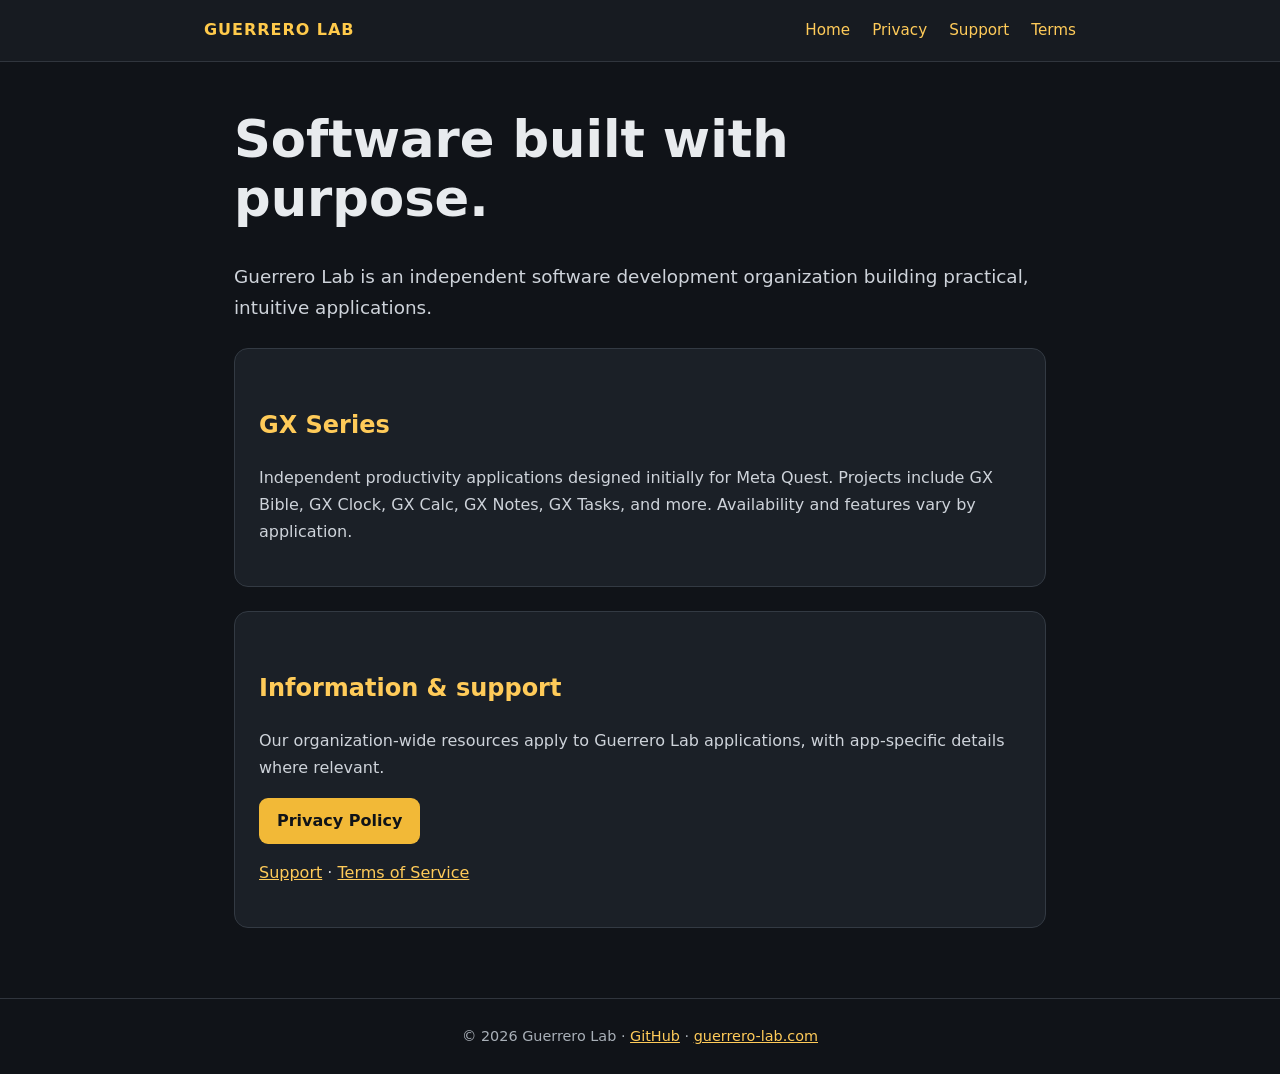
<file: index.html>
<!doctype html><html lang="en"><head><meta charset="utf-8"><meta name="viewport" content="width=device-width,initial-scale=1"><meta name="color-scheme" content="dark"><meta name="description" content="Official Guerrero Lab website and application resources"><title>Home | Guerrero Lab</title><link rel="stylesheet" href="style.css"></head><body><header><nav><strong>GUERRERO LAB</strong><a href="/">Home</a><a href="/privacy/">Privacy</a><a href="/support/">Support</a><a href="/terms/">Terms</a></nav></header><main><h1>Software built with purpose.</h1><p class="lead">Guerrero Lab is an independent software development organization building practical, intuitive applications.</p><section class="card"><h2>GX Series</h2><p>Independent productivity applications designed initially for Meta Quest. Projects include GX Bible, GX Clock, GX Calc, GX Notes, GX Tasks, and more. Availability and features vary by application.</p></section><section class="card"><h2>Information &amp; support</h2><p>Our organization-wide resources apply to Guerrero Lab applications, with app-specific details where relevant.</p><p><a class="button" href="/privacy/">Privacy Policy</a></p><p><a href="/support/">Support</a> · <a href="/terms/">Terms of Service</a></p></section></main><footer>© 2026 Guerrero Lab · <a href="https://github.com/Guerrero-Lab">GitHub</a> · <a href="https://guerrero-lab.com">guerrero-lab.com</a></footer></body></html>
</file>
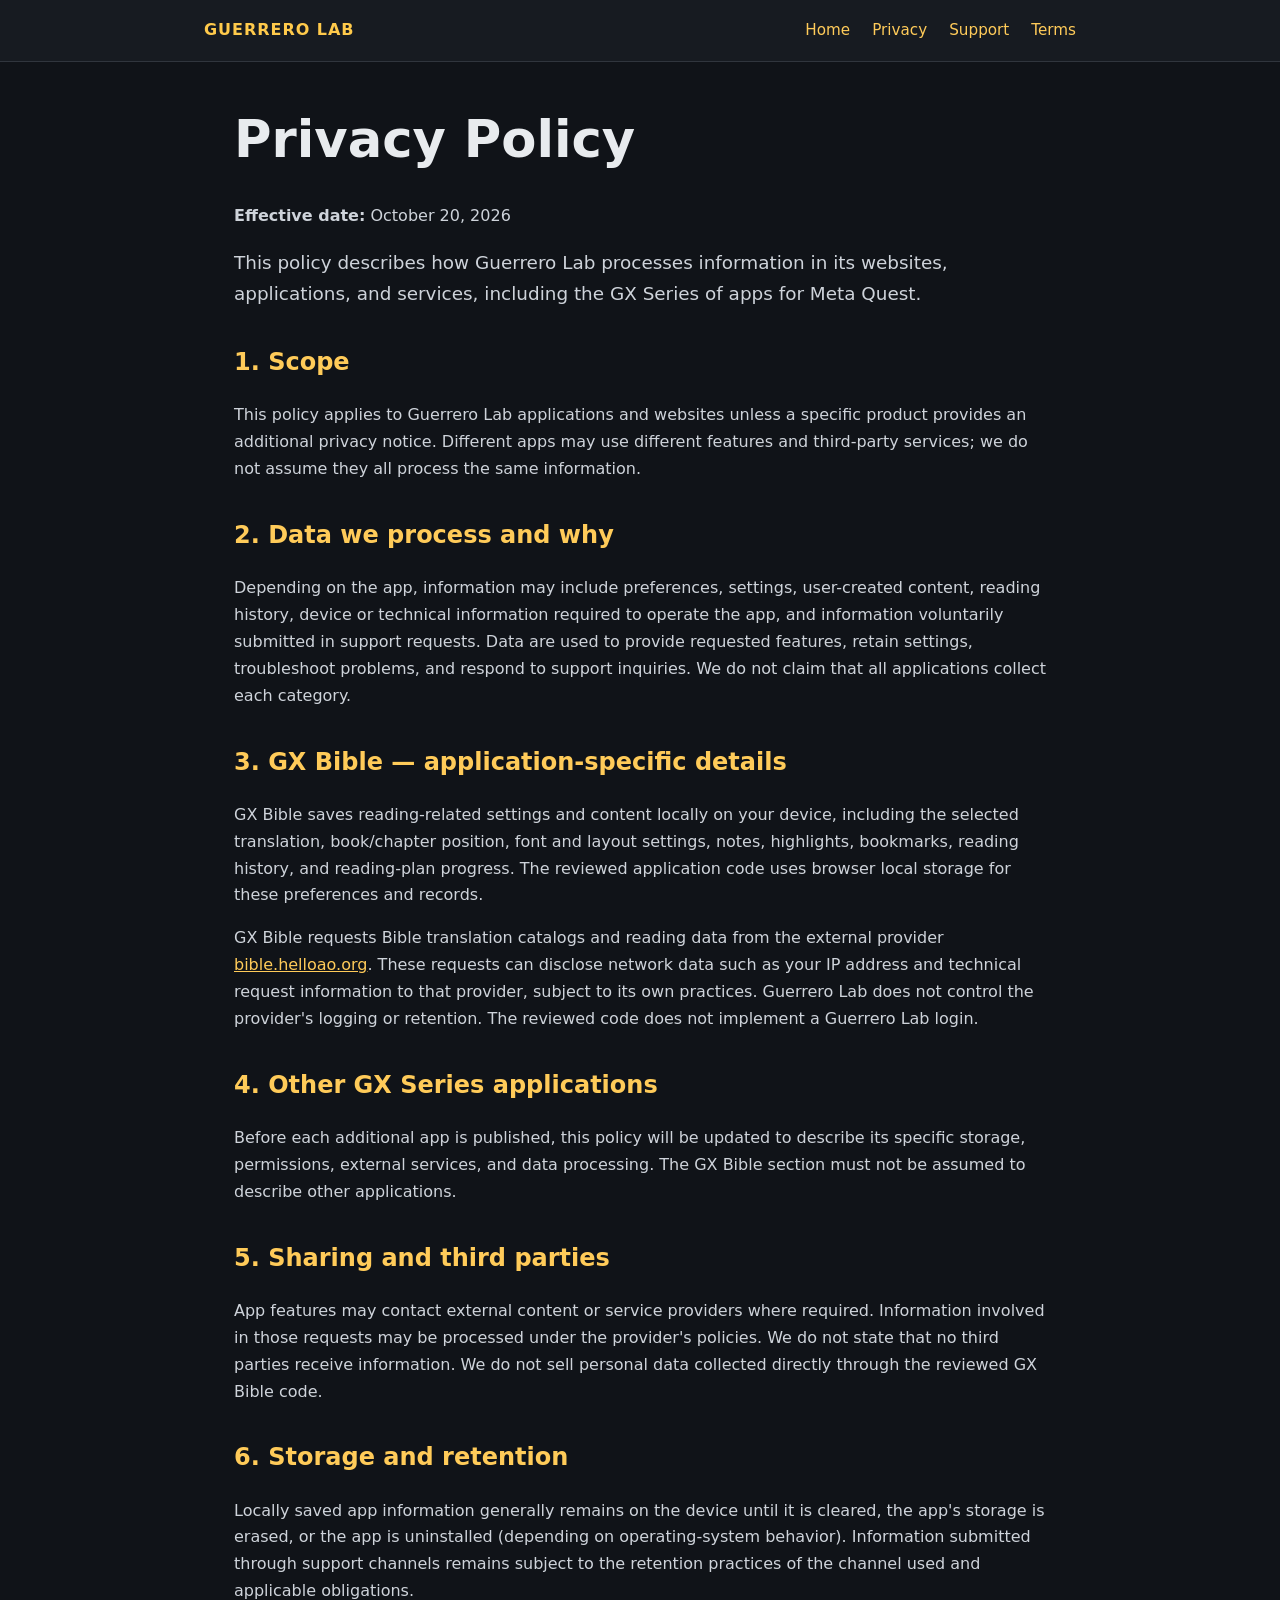
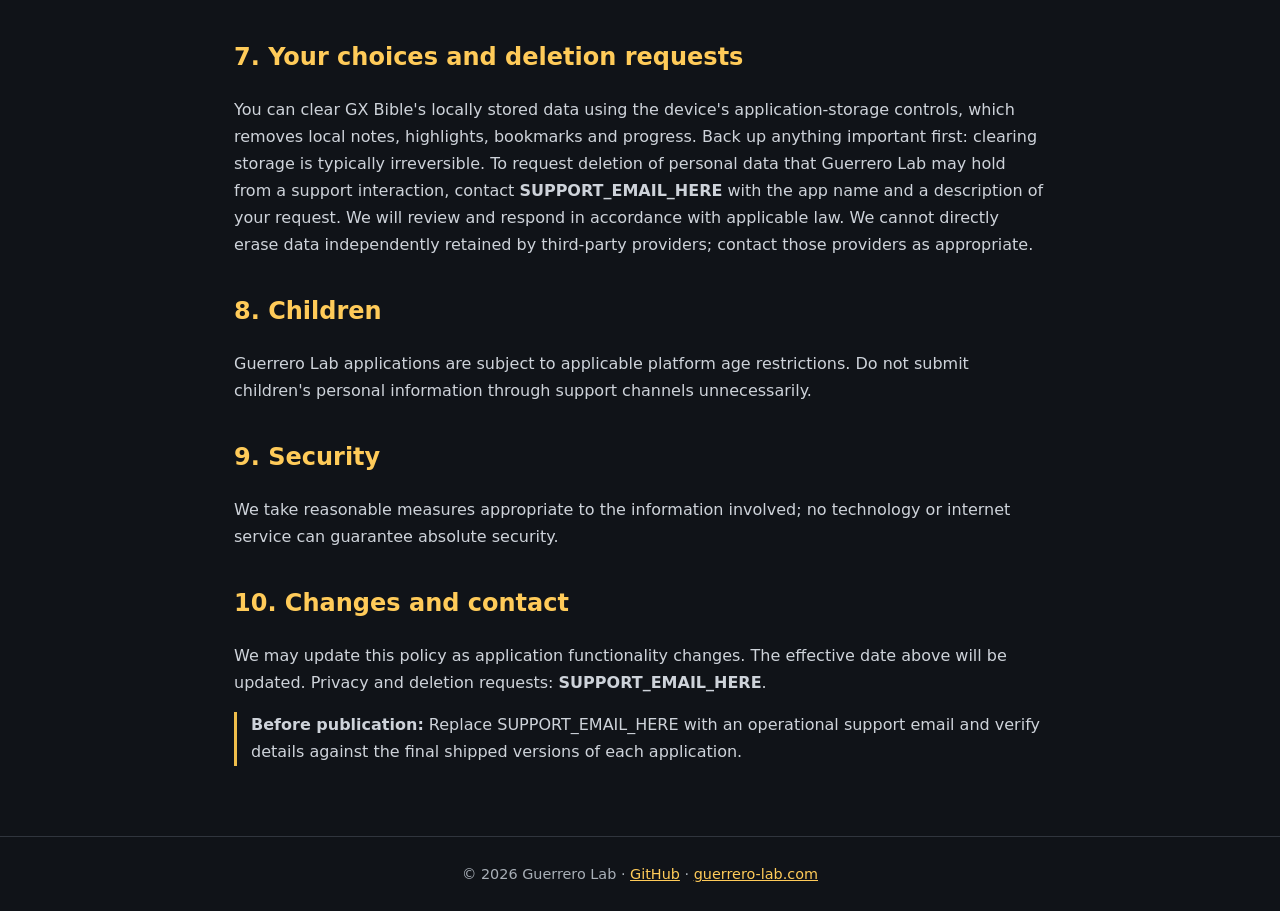
<file: privacy/index.html>
<!doctype html><html lang="en"><head><meta charset="utf-8"><meta name="viewport" content="width=device-width,initial-scale=1"><meta name="color-scheme" content="dark"><meta name="description" content="Official Guerrero Lab website and application resources"><title>Privacy Policy | Guerrero Lab</title><link rel="stylesheet" href="../style.css"></head><body><header><nav><strong>GUERRERO LAB</strong><a href="/">Home</a><a href="/privacy/">Privacy</a><a href="/support/">Support</a><a href="/terms/">Terms</a></nav></header><main><h1>Privacy Policy</h1><p><strong>Effective date:</strong> October 20, 2026</p><p class="lead">This policy describes how Guerrero Lab processes information in its websites, applications, and services, including the GX Series of apps for Meta Quest.</p><h2>1. Scope</h2><p>This policy applies to Guerrero Lab applications and websites unless a specific product provides an additional privacy notice. Different apps may use different features and third-party services; we do not assume they all process the same information.</p><h2>2. Data we process and why</h2><p>Depending on the app, information may include preferences, settings, user-created content, reading history, device or technical information required to operate the app, and information voluntarily submitted in support requests. Data are used to provide requested features, retain settings, troubleshoot problems, and respond to support inquiries. We do not claim that all applications collect each category.</p><h2>3. GX Bible — application-specific details</h2><p>GX Bible saves reading-related settings and content locally on your device, including the selected translation, book/chapter position, font and layout settings, notes, highlights, bookmarks, reading history, and reading-plan progress. The reviewed application code uses browser local storage for these preferences and records.</p><p>GX Bible requests Bible translation catalogs and reading data from the external provider <a href="https://bible.helloao.org/">bible.helloao.org</a>. These requests can disclose network data such as your IP address and technical request information to that provider, subject to its own practices. Guerrero Lab does not control the provider's logging or retention. The reviewed code does not implement a Guerrero Lab login.</p><h2>4. Other GX Series applications</h2><p>Before each additional app is published, this policy will be updated to describe its specific storage, permissions, external services, and data processing. The GX Bible section must not be assumed to describe other applications.</p><h2>5. Sharing and third parties</h2><p>App features may contact external content or service providers where required. Information involved in those requests may be processed under the provider's policies. We do not state that no third parties receive information. We do not sell personal data collected directly through the reviewed GX Bible code.</p><h2>6. Storage and retention</h2><p>Locally saved app information generally remains on the device until it is cleared, the app's storage is erased, or the app is uninstalled (depending on operating-system behavior). Information submitted through support channels remains subject to the retention practices of the channel used and applicable obligations.</p><h2>7. Your choices and deletion requests</h2><p>You can clear GX Bible's locally stored data using the device's application-storage controls, which removes local notes, highlights, bookmarks and progress. Back up anything important first: clearing storage is typically irreversible. To request deletion of personal data that Guerrero Lab may hold from a support interaction, contact <strong>SUPPORT_EMAIL_HERE</strong> with the app name and a description of your request. We will review and respond in accordance with applicable law. We cannot directly erase data independently retained by third-party providers; contact those providers as appropriate.</p><h2>8. Children</h2><p>Guerrero Lab applications are subject to applicable platform age restrictions. Do not submit children's personal information through support channels unnecessarily.</p><h2>9. Security</h2><p>We take reasonable measures appropriate to the information involved; no technology or internet service can guarantee absolute security.</p><h2>10. Changes and contact</h2><p>We may update this policy as application functionality changes. The effective date above will be updated. Privacy and deletion requests: <strong>SUPPORT_EMAIL_HERE</strong>.</p><p class="note"><strong>Before publication:</strong> Replace SUPPORT_EMAIL_HERE with an operational support email and verify details against the final shipped versions of each application.</p></main><footer>© 2026 Guerrero Lab · <a href="https://github.com/Guerrero-Lab">GitHub</a> · <a href="https://guerrero-lab.com">guerrero-lab.com</a></footer></body></html>
</file>
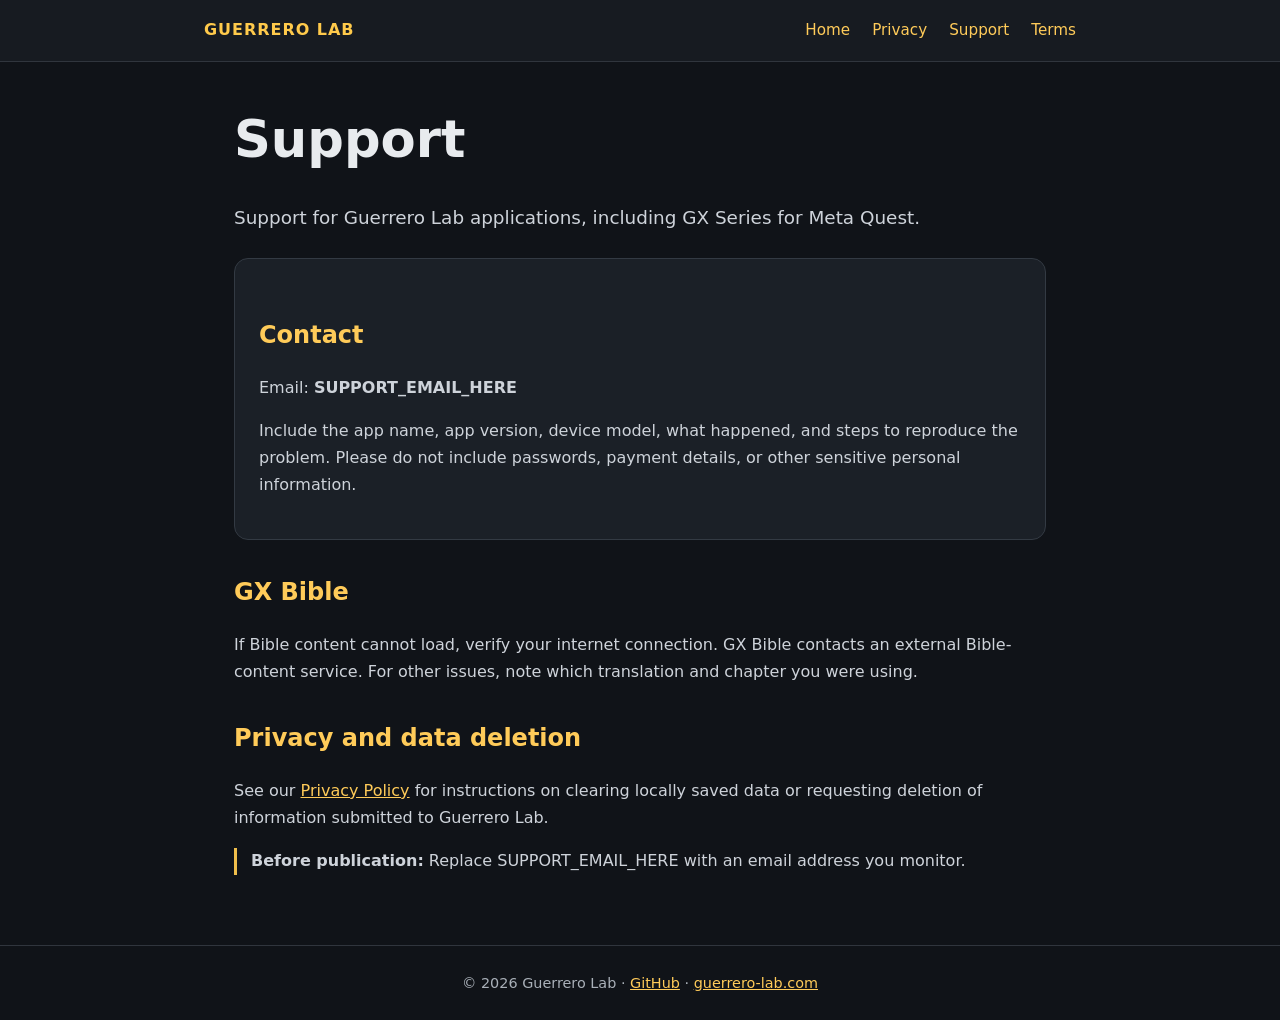
<file: support/index.html>
<!doctype html><html lang="en"><head><meta charset="utf-8"><meta name="viewport" content="width=device-width,initial-scale=1"><meta name="color-scheme" content="dark"><meta name="description" content="Official Guerrero Lab website and application resources"><title>Support | Guerrero Lab</title><link rel="stylesheet" href="../style.css"></head><body><header><nav><strong>GUERRERO LAB</strong><a href="/">Home</a><a href="/privacy/">Privacy</a><a href="/support/">Support</a><a href="/terms/">Terms</a></nav></header><main><h1>Support</h1><p class="lead">Support for Guerrero Lab applications, including GX Series for Meta Quest.</p><section class="card"><h2>Contact</h2><p>Email: <strong>SUPPORT_EMAIL_HERE</strong></p><p>Include the app name, app version, device model, what happened, and steps to reproduce the problem. Please do not include passwords, payment details, or other sensitive personal information.</p></section><h2>GX Bible</h2><p>If Bible content cannot load, verify your internet connection. GX Bible contacts an external Bible-content service. For other issues, note which translation and chapter you were using.</p><h2>Privacy and data deletion</h2><p>See our <a href="/privacy/">Privacy Policy</a> for instructions on clearing locally saved data or requesting deletion of information submitted to Guerrero Lab.</p><p class="note"><strong>Before publication:</strong> Replace SUPPORT_EMAIL_HERE with an email address you monitor.</p></main><footer>© 2026 Guerrero Lab · <a href="https://github.com/Guerrero-Lab">GitHub</a> · <a href="https://guerrero-lab.com">guerrero-lab.com</a></footer></body></html>
</file>
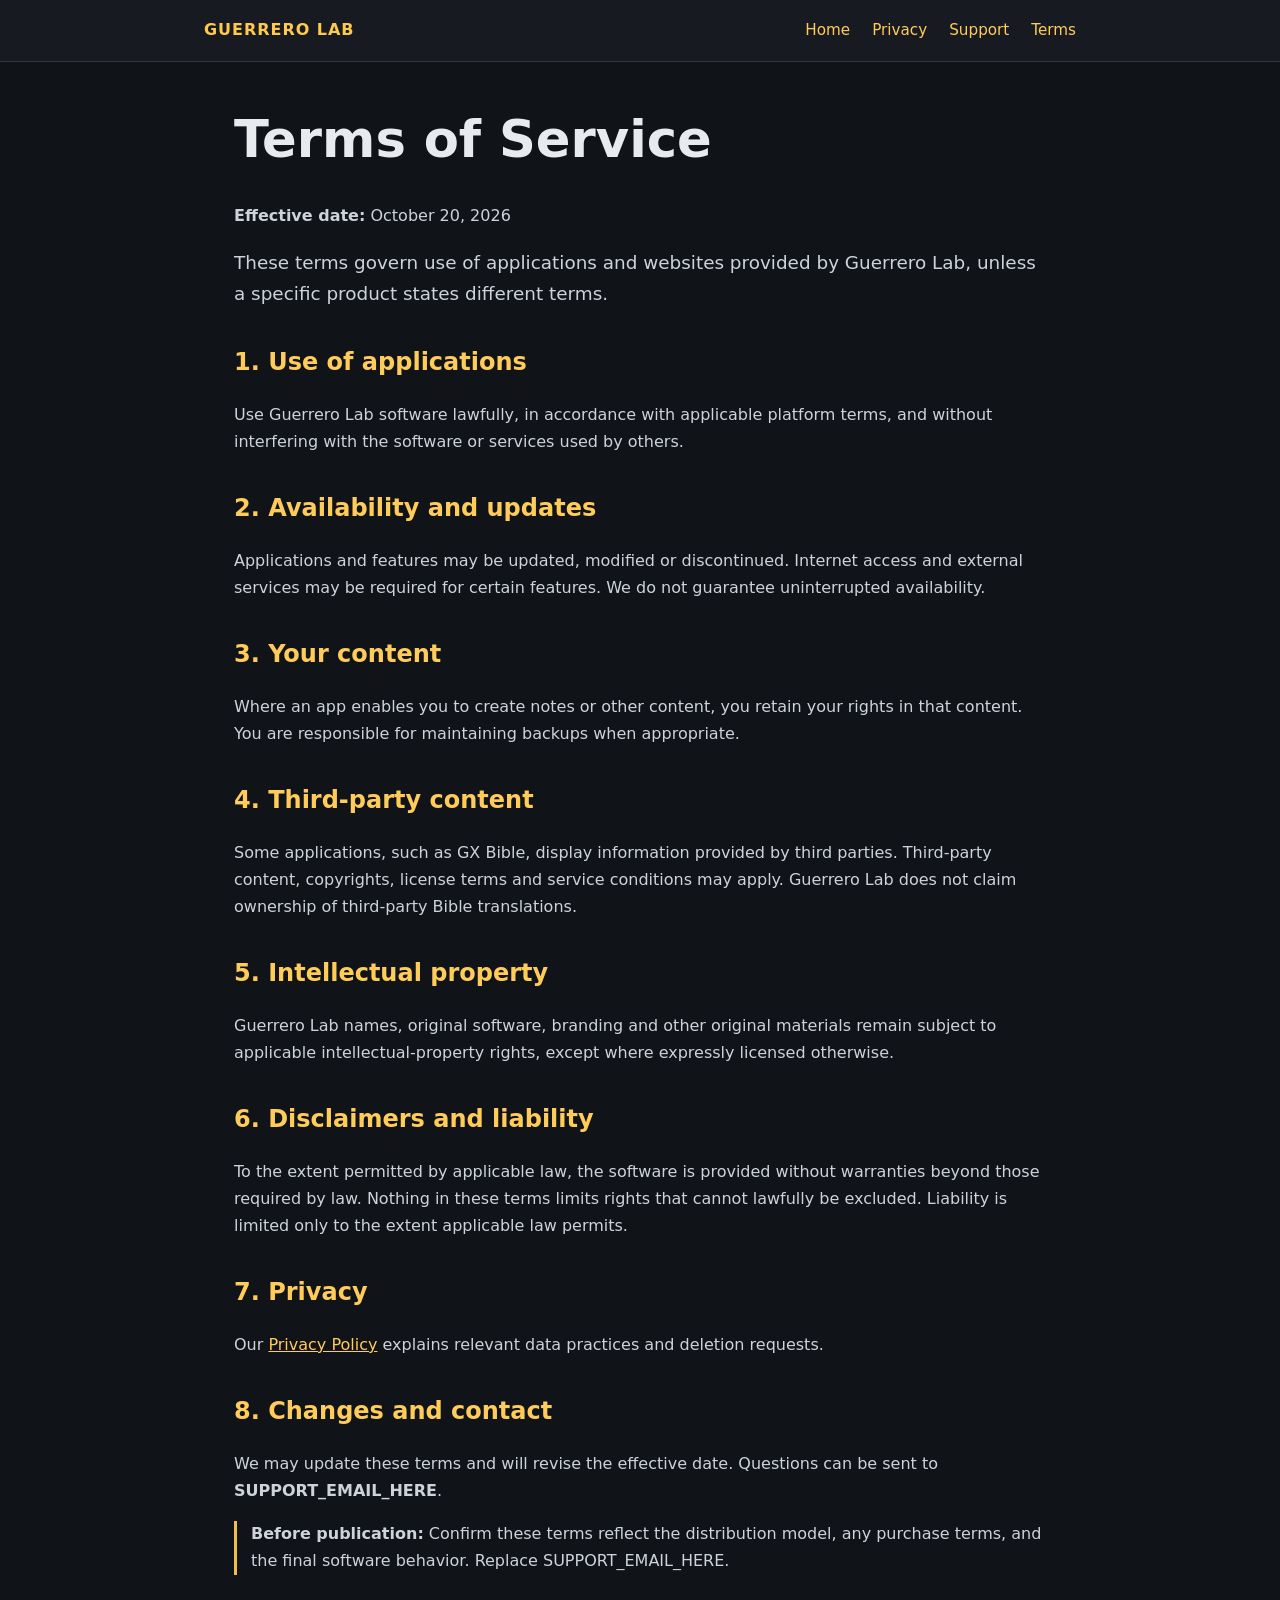
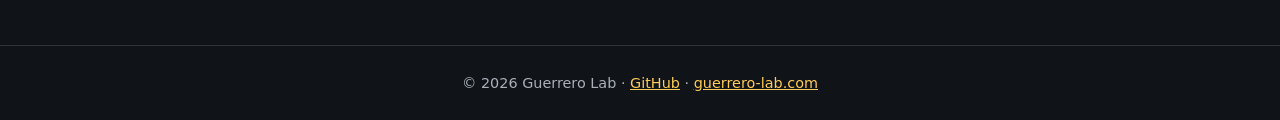
<file: terms/index.html>
<!doctype html><html lang="en"><head><meta charset="utf-8"><meta name="viewport" content="width=device-width,initial-scale=1"><meta name="color-scheme" content="dark"><meta name="description" content="Official Guerrero Lab website and application resources"><title>Terms of Service | Guerrero Lab</title><link rel="stylesheet" href="../style.css"></head><body><header><nav><strong>GUERRERO LAB</strong><a href="/">Home</a><a href="/privacy/">Privacy</a><a href="/support/">Support</a><a href="/terms/">Terms</a></nav></header><main><h1>Terms of Service</h1><p><strong>Effective date:</strong> October 20, 2026</p><p class="lead">These terms govern use of applications and websites provided by Guerrero Lab, unless a specific product states different terms.</p><h2>1. Use of applications</h2><p>Use Guerrero Lab software lawfully, in accordance with applicable platform terms, and without interfering with the software or services used by others.</p><h2>2. Availability and updates</h2><p>Applications and features may be updated, modified or discontinued. Internet access and external services may be required for certain features. We do not guarantee uninterrupted availability.</p><h2>3. Your content</h2><p>Where an app enables you to create notes or other content, you retain your rights in that content. You are responsible for maintaining backups when appropriate.</p><h2>4. Third-party content</h2><p>Some applications, such as GX Bible, display information provided by third parties. Third-party content, copyrights, license terms and service conditions may apply. Guerrero Lab does not claim ownership of third-party Bible translations.</p><h2>5. Intellectual property</h2><p>Guerrero Lab names, original software, branding and other original materials remain subject to applicable intellectual-property rights, except where expressly licensed otherwise.</p><h2>6. Disclaimers and liability</h2><p>To the extent permitted by applicable law, the software is provided without warranties beyond those required by law. Nothing in these terms limits rights that cannot lawfully be excluded. Liability is limited only to the extent applicable law permits.</p><h2>7. Privacy</h2><p>Our <a href="/privacy/">Privacy Policy</a> explains relevant data practices and deletion requests.</p><h2>8. Changes and contact</h2><p>We may update these terms and will revise the effective date. Questions can be sent to <strong>SUPPORT_EMAIL_HERE</strong>.</p><p class="note"><strong>Before publication:</strong> Confirm these terms reflect the distribution model, any purchase terms, and the final software behavior. Replace SUPPORT_EMAIL_HERE.</p></main><footer>© 2026 Guerrero Lab · <a href="https://github.com/Guerrero-Lab">GitHub</a> · <a href="https://guerrero-lab.com">guerrero-lab.com</a></footer></body></html>
</file>
<file: style.css>
*{box-sizing:border-box}body{margin:0;background:#101318;color:#e8ebee;font-family:system-ui,-apple-system,Segoe UI,Roboto,sans-serif;line-height:1.68}a{color:#ffcb59}header{border-bottom:1px solid #30353d;background:#171b21}nav{max-width:920px;margin:auto;padding:17px 24px;display:flex;align-items:center;gap:22px;flex-wrap:wrap}nav strong{margin-right:auto;color:#ffca4b;letter-spacing:.06em}nav a{font-size:.95rem;text-decoration:none}main{max-width:860px;margin:48px auto 70px;padding:0 24px}h1{font-size:clamp(2rem,5vw,3.2rem);line-height:1.15}h2{margin-top:2rem;color:#ffcb59}h3{margin-top:1.4rem}p,li{color:#ced3da}.lead{font-size:1.15rem}.card{background:#1b2027;border:1px solid #333a43;border-radius:14px;padding:24px;margin:24px 0}.button{display:inline-block;background:#f2b937;color:#101318;text-decoration:none;font-weight:700;border-radius:9px;padding:10px 18px}footer{text-align:center;border-top:1px solid #30353d;padding:25px;color:#a9b0b8;font-size:.9rem}small{color:#aeb4bd}.note{border-left:3px solid #efbe4b;padding-left:14px}ul{padding-left:24px}
</file>
